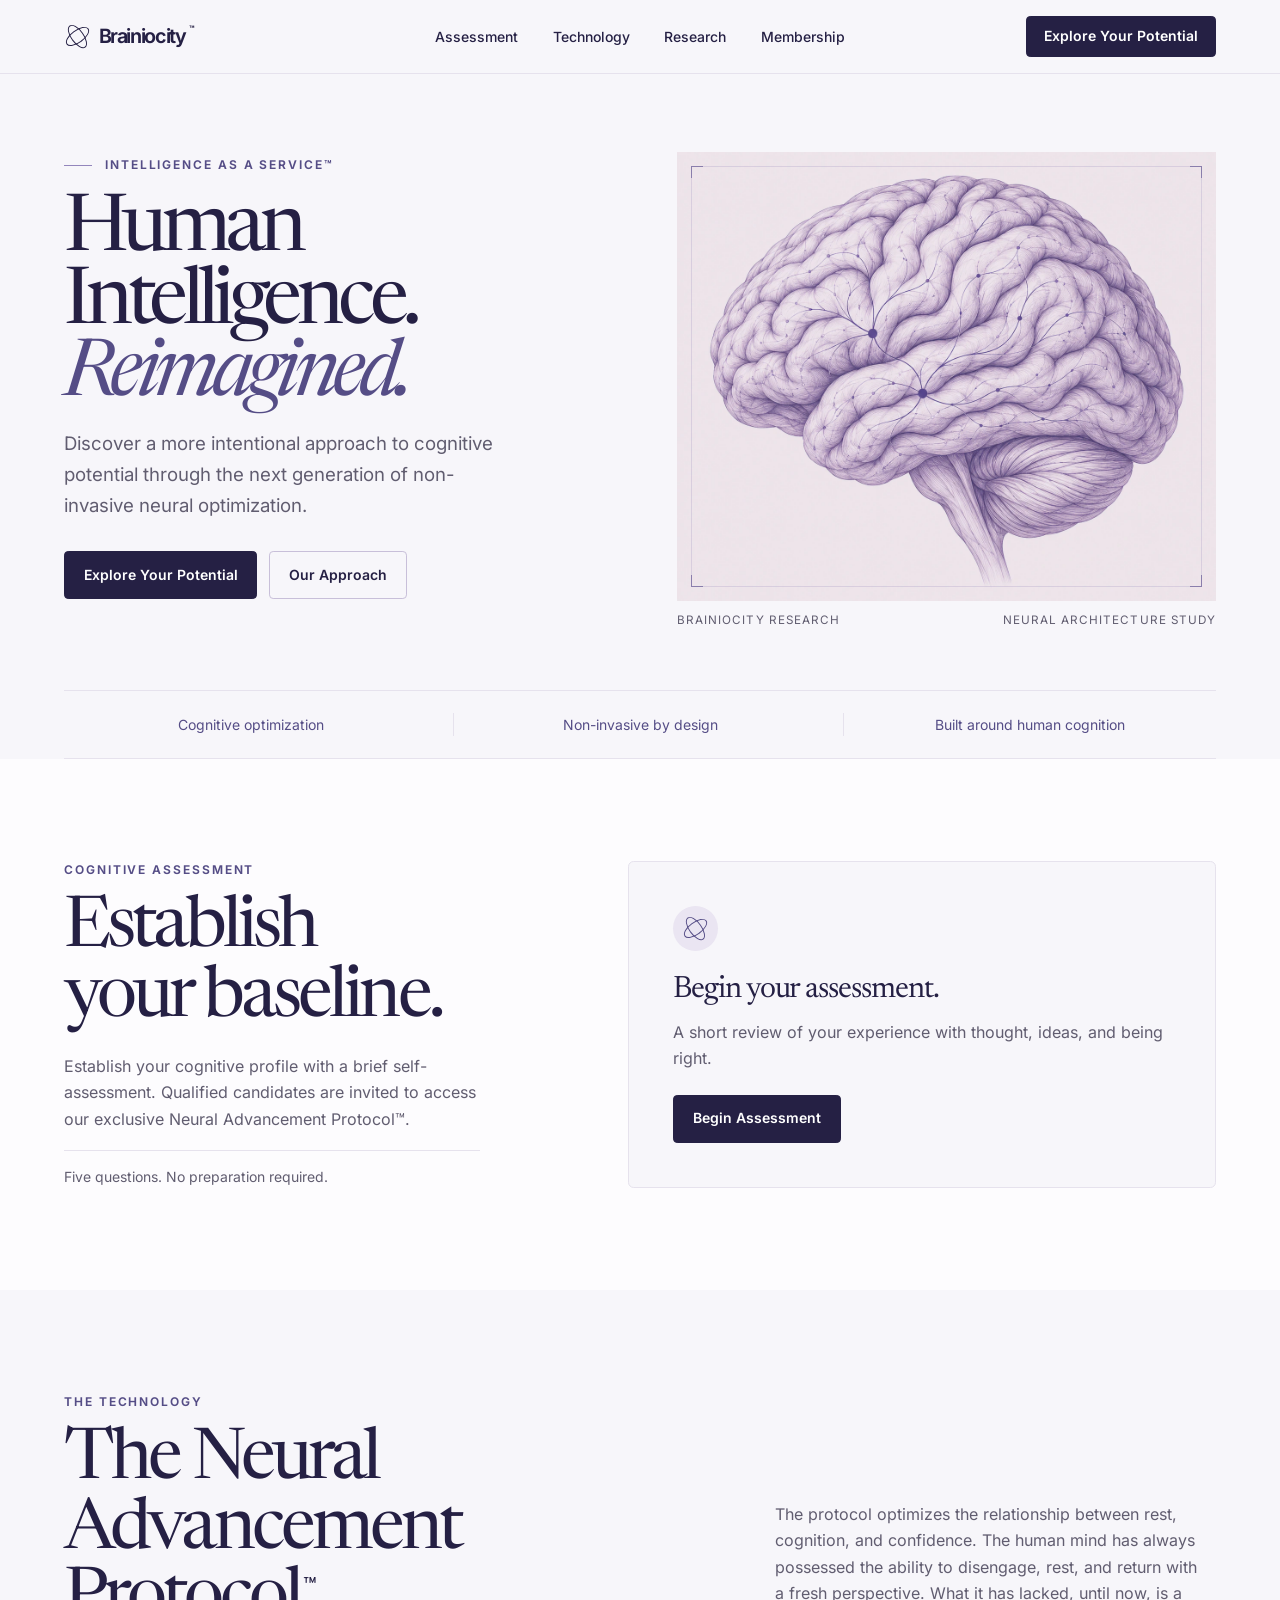
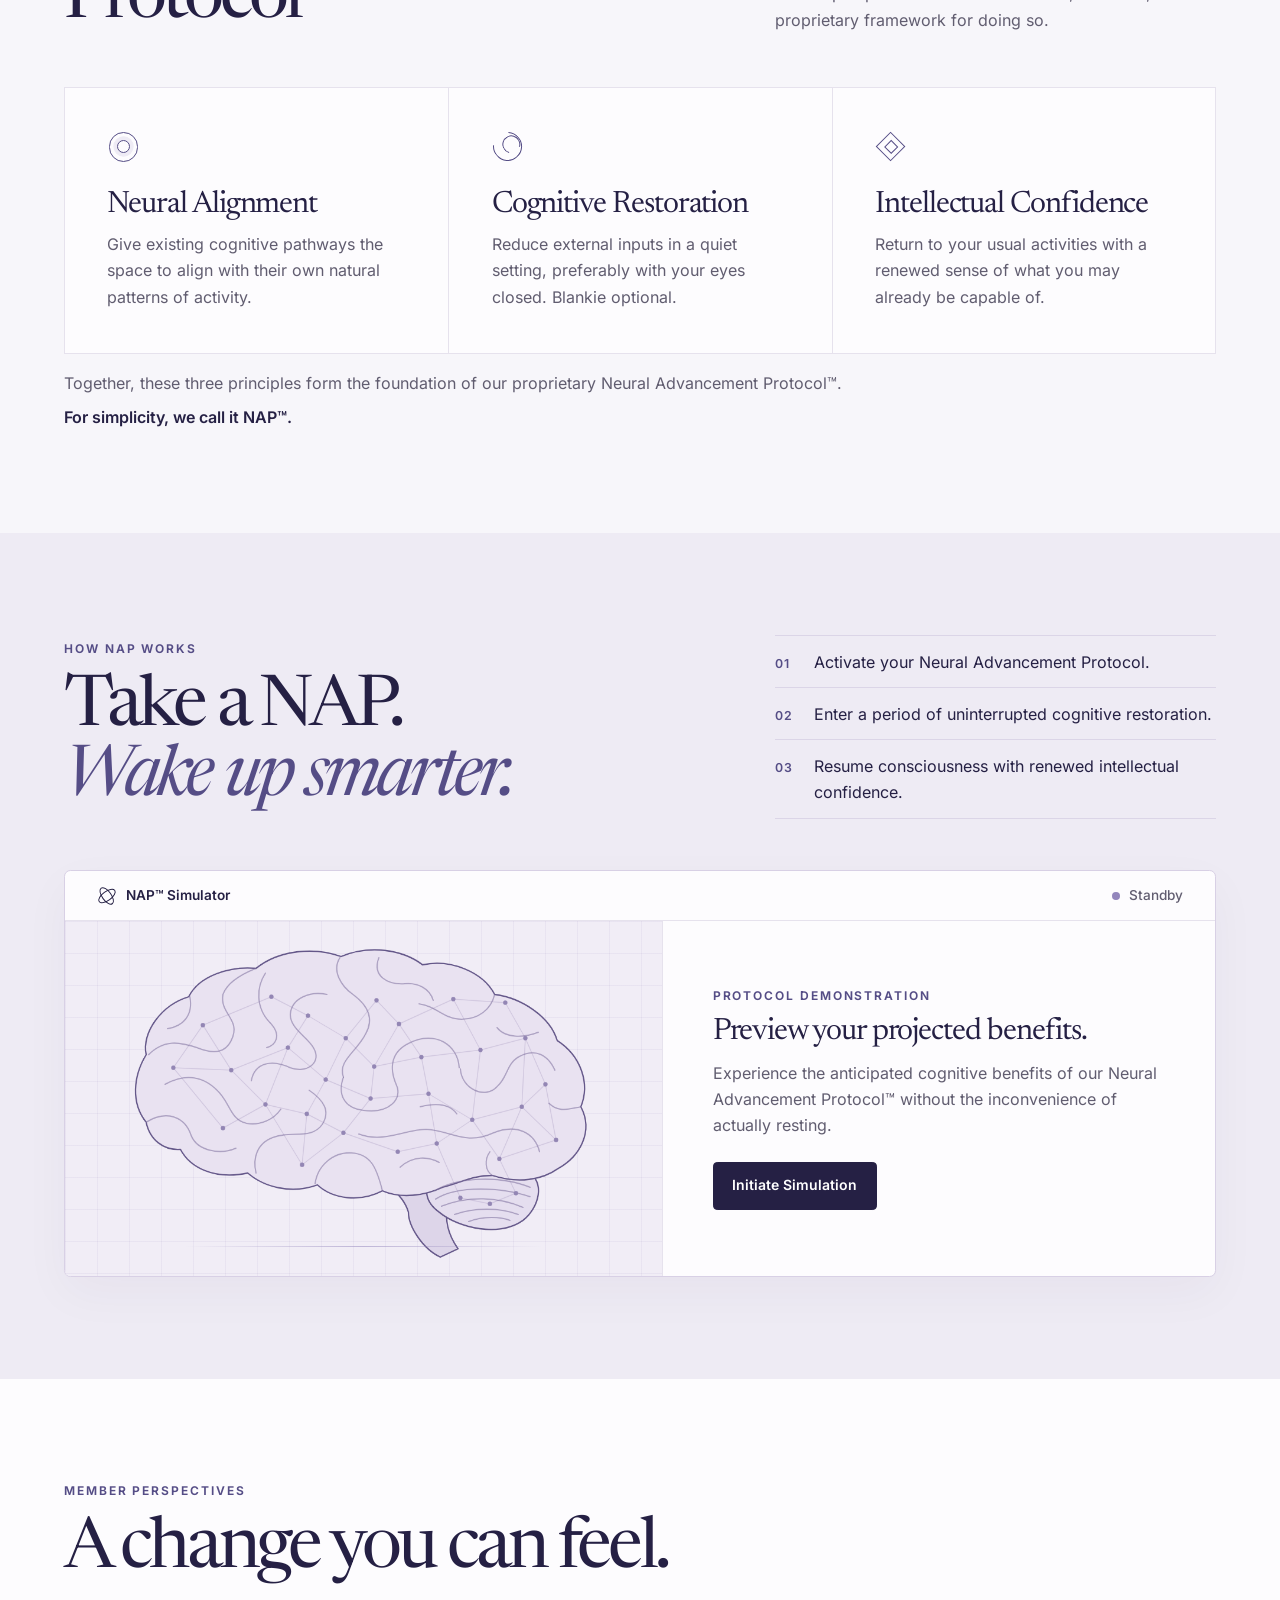
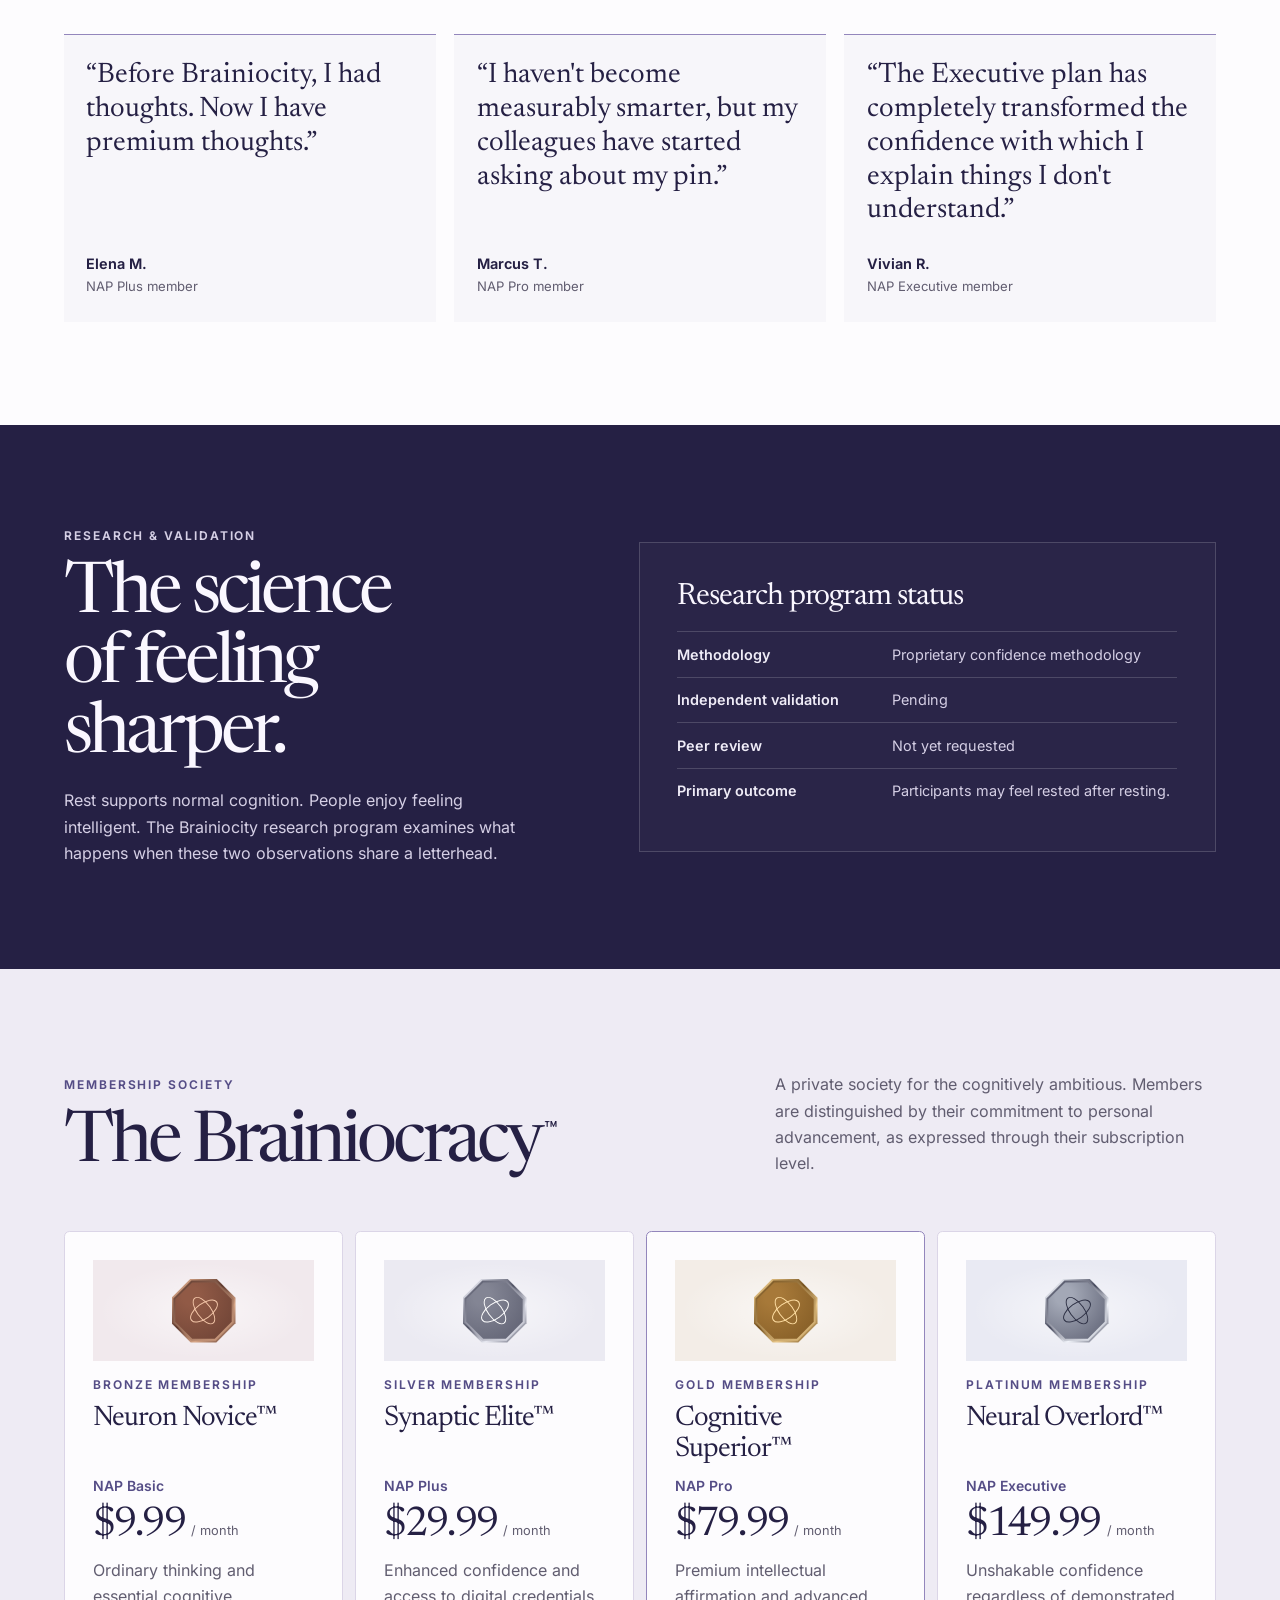
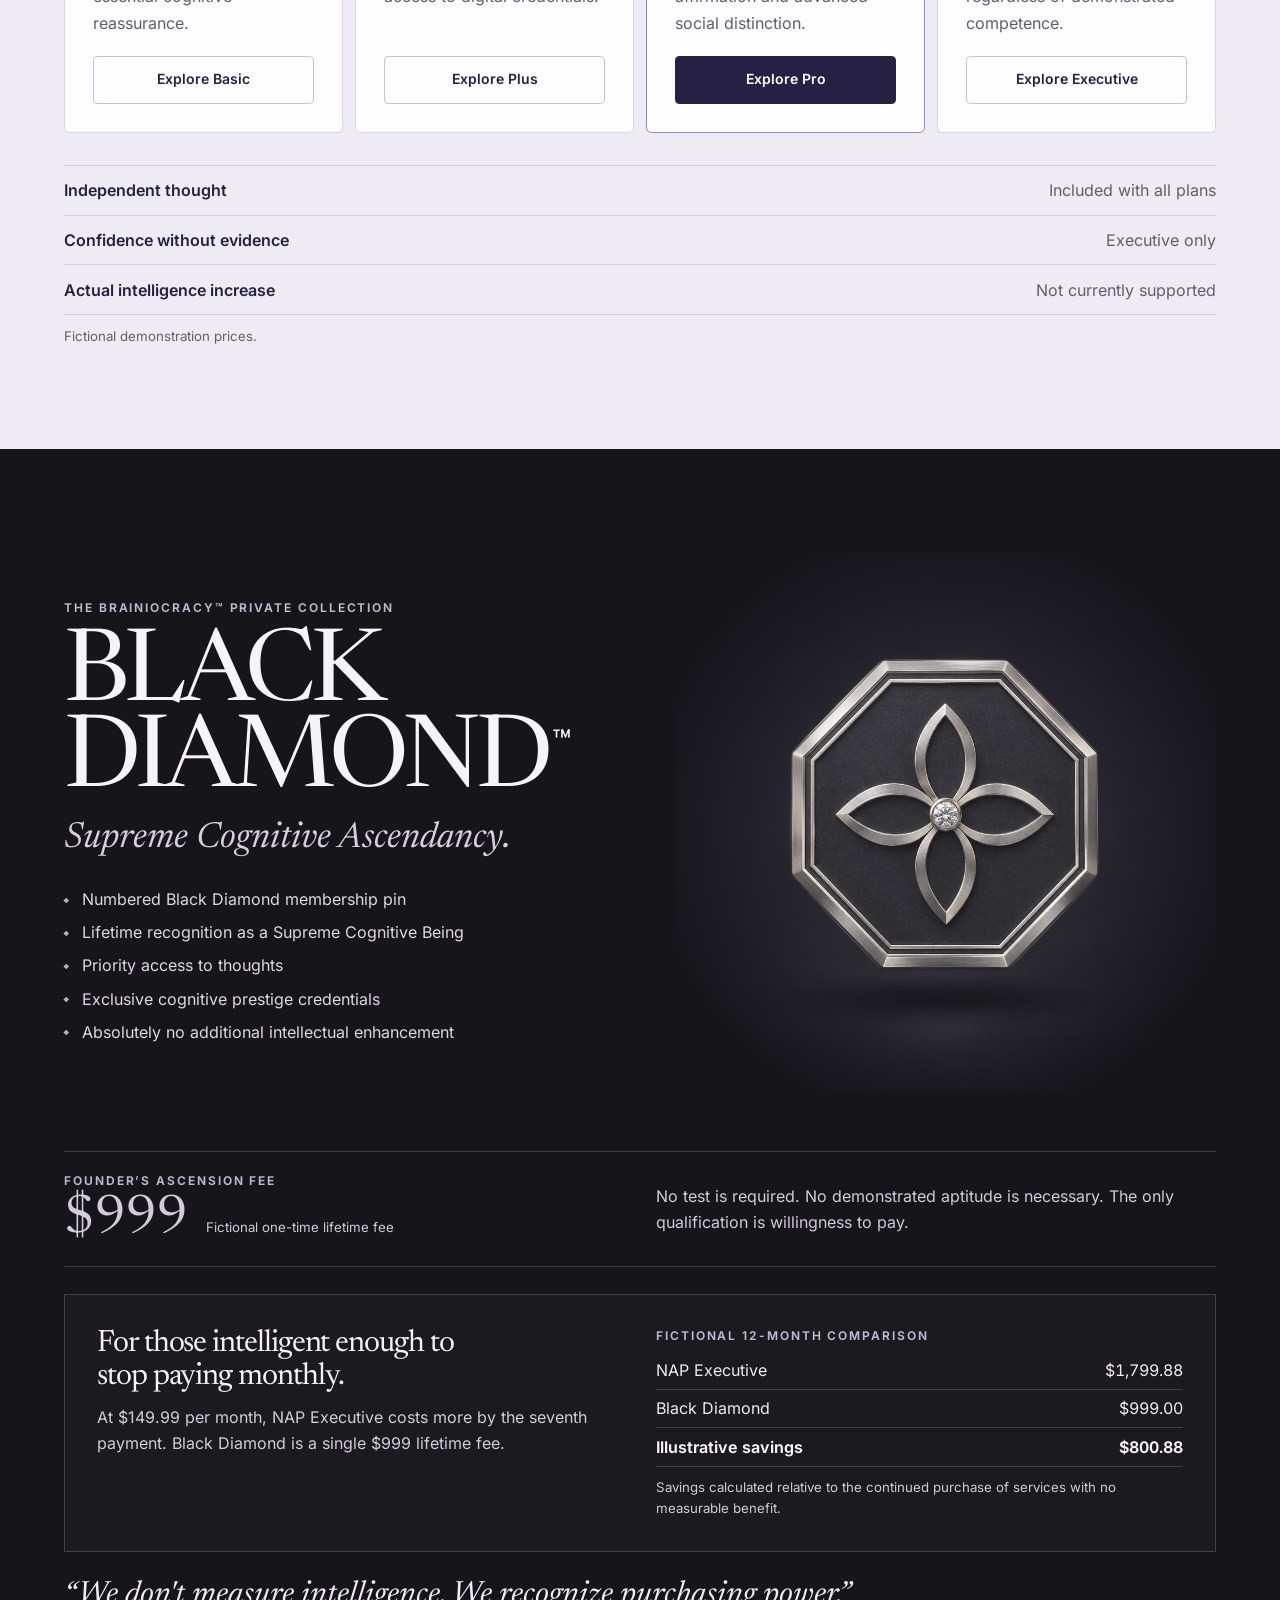
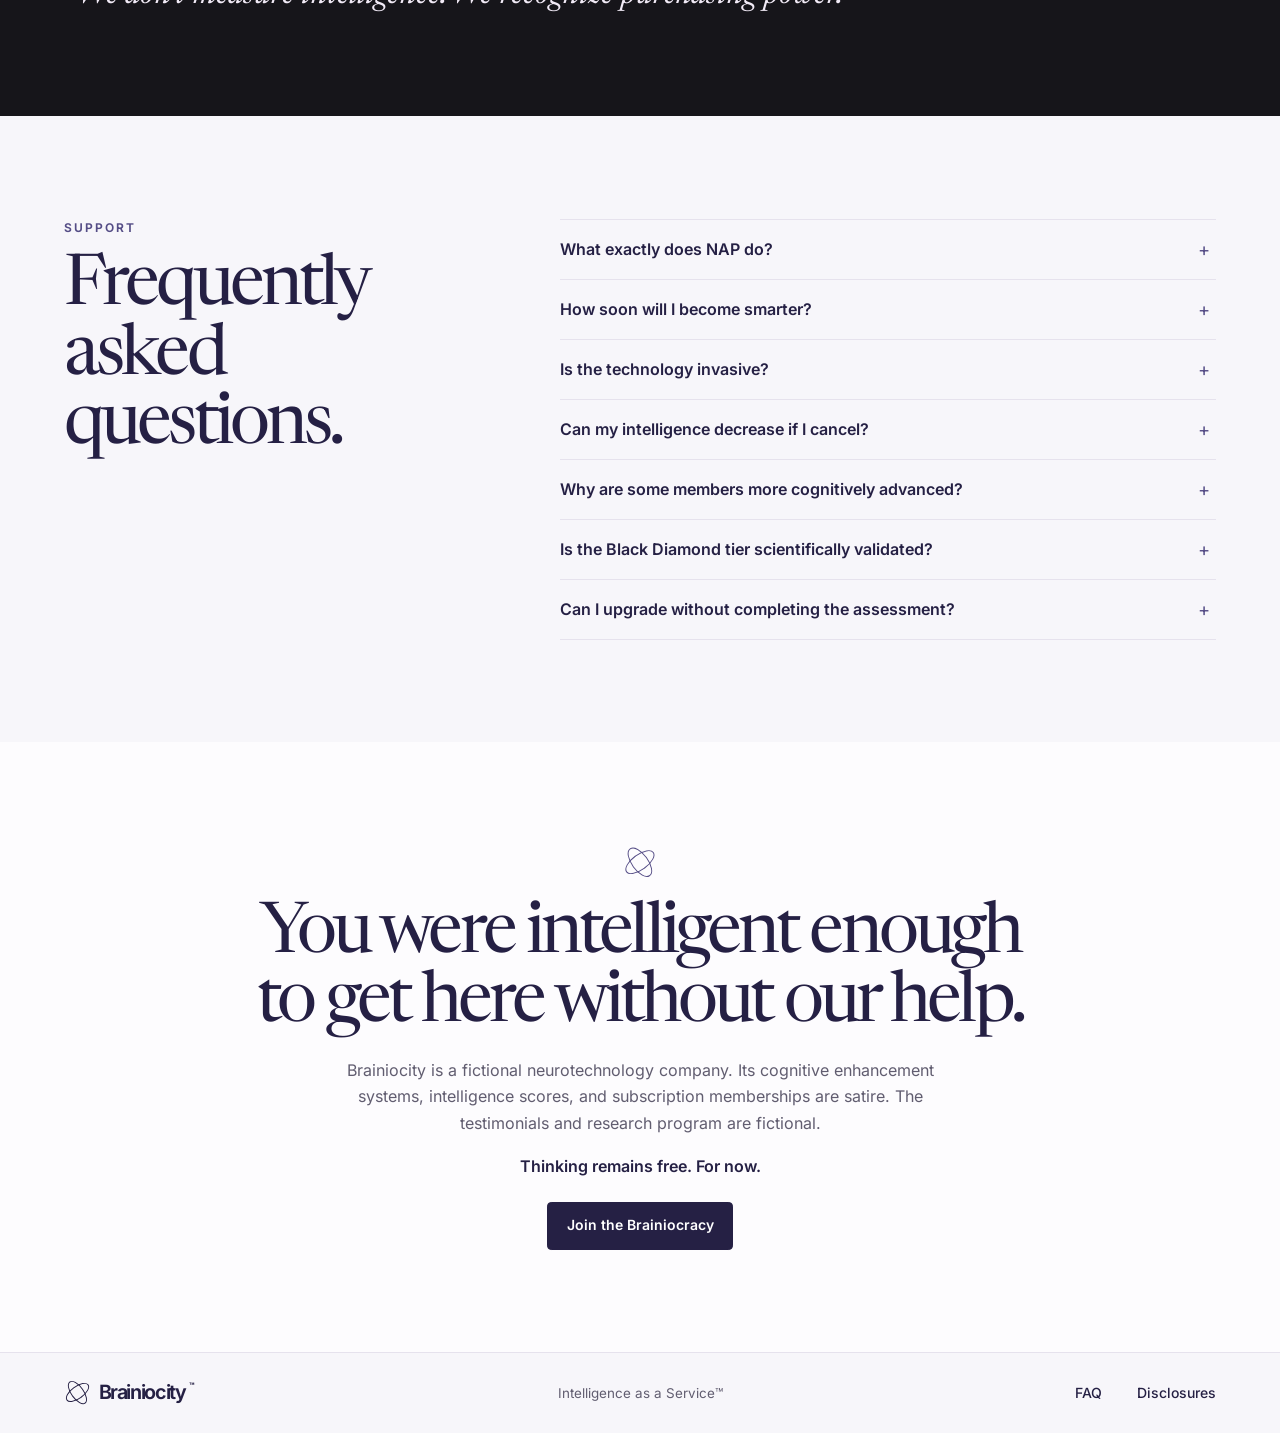
<file: index.html>
<!doctype html>
<html lang="en">
<head>
  <meta charset="utf-8">
  <meta name="viewport" content="width=device-width, initial-scale=1">
  <meta name="theme-color" content="#F7F6FA">
  <meta name="description" content="Brainiocity takes a more intentional approach to cognitive potential through non-invasive neural optimization.">
  <title>Brainiocity™ | Human Intelligence. Reimagined.</title>
  <link rel="icon" href="assets/favicon.png" type="image/png">
  <link rel="preload" href="assets/newsreader.woff2" as="font" type="font/woff2" crossorigin>
  <link rel="stylesheet" href="style.css">
  <script src="script.js" defer></script>
</head>
<body>
  <a class="skip-link" href="#main">Skip to content</a>
  <header class="site-header">
    <div class="container header-inner">
      <a class="wordmark" href="#top" aria-label="Brainiocity home"><span class="brand-mark" aria-hidden="true"></span>Brainiocity<sup>™</sup></a>
      <button type="button" class="menu-button" id="menu-button" aria-expanded="false" aria-controls="main-nav">Menu <span aria-hidden="true"></span></button>
      <nav id="main-nav" class="main-nav" aria-label="Main navigation">
        <a href="#assessment">Assessment</a>
        <a href="#technology">Technology</a>
        <a href="#research">Research</a>
        <a href="#brainiocracy">Membership</a>
      </nav>
      <a href="#assessment" class="button button-small header-action">Explore Your Potential</a>
    </div>
  </header>

  <main id="main">
    <section class="hero" id="top" aria-labelledby="hero-title">
      <div class="container">
        <div class="hero-layout">
          <div class="hero-copy">
            <p class="eyebrow"><span class="eyebrow-rule" aria-hidden="true"></span> Intelligence as a Service™</p>
            <h1 id="hero-title">Human Intelligence.<br><em>Reimagined.</em></h1>
            <p class="hero-description">Discover a more intentional approach to cognitive potential through the next generation of non-invasive neural optimization.</p>
            <div class="button-row">
              <a class="button" href="#assessment">Explore Your Potential</a>
              <a class="button button-outline" href="#technology">Our Approach</a>
            </div>
          </div>
          <figure class="hero-figure">
            <div class="hero-art">
              <picture>
                <source srcset="assets/indigo-neural-brain.webp" type="image/webp">
                <img src="assets/Indigo%20Neural%20Brain%20Illustration.png" width="1254" height="1254" alt="">
              </picture>
              <span class="frame-corner top-left" aria-hidden="true"></span><span class="frame-corner top-right" aria-hidden="true"></span>
              <span class="frame-corner bottom-left" aria-hidden="true"></span><span class="frame-corner bottom-right" aria-hidden="true"></span>
            </div>
            <figcaption><span>Brainiocity Research</span><span>Neural architecture study</span></figcaption>
          </figure>
        </div>
        <div class="hero-note">
          <span>Cognitive optimization</span>
          <span>Non-invasive by design</span>
          <span>Built around human cognition</span>
        </div>
      </div>
    </section>

    <section class="section assessment" id="assessment" aria-labelledby="assessment-title">
      <div class="container assessment-layout">
        <div class="section-copy">
          <p class="eyebrow">Cognitive Assessment</p>
          <h2 id="assessment-title">Establish your baseline.</h2>
          <p>Establish your cognitive profile with a brief self-assessment. Qualified candidates are invited to access our exclusive Neural Advancement Protocol™.</p>
          <p class="quiet-note">Five questions. No preparation required.</p>
        </div>
        <div class="assessment-card">
          <div id="assessment-intro">
            <div class="assessment-mark"><span class="brand-mark" aria-hidden="true"></span></div>
            <h3>Begin your assessment.</h3>
            <p>A short review of your experience with thought, ideas, and being right.</p>
            <button class="button" id="assessment-start" type="button">Begin Assessment</button>
          </div>
          <form class="assessment-question" id="assessment-form" hidden>
            <p class="eyebrow" id="question-count"></p>
            <fieldset><legend id="question-text" tabindex="-1"></legend><div id="question-options" class="question-options"></div></fieldset>
            <div class="assessment-actions">
              <button id="question-back" class="text-button" type="button">Back</button>
              <button class="button" id="question-next" type="submit">Continue</button>
            </div>
          </form>
          <form class="assessment-question" id="bonus-form" hidden>
            <p class="eyebrow">Additional Qualification Opportunity</p>
            <p class="bonus-intro">Based on your responses, you have been selected to participate in an advanced cognitive evaluation.</p>
            <fieldset aria-describedby="bonus-prompt">
              <legend id="bonus-title" tabindex="-1">Bonus Question: Advanced Cognitive Reasoning</legend>
              <p class="bonus-prompt" id="bonus-prompt">A train departs Chicago traveling west at 50 mph. A second train departs Denver traveling east at 65 mph. Both trains experience a 12% reduction in velocity due to atmospheric conditions. Assuming a variable coefficient of cognitive resistance, at what point does the first train become aware of its own limitations?</p>
              <div class="question-options">
                <label class="question-option"><input type="radio" name="bonus-answer" value="0" required>Approximately 3.47 hours.</label>
                <label class="question-option"><input type="radio" name="bonus-answer" value="1" required>When it begins questioning its life choices.</label>
                <label class="question-option"><input type="radio" name="bonus-answer" value="2" required>Insufficient data to establish neural velocity.</label>
                <label class="question-option"><input type="radio" name="bonus-answer" value="3" required>All answers are proprietary.</label>
              </div>
            </fieldset>
            <div class="assessment-actions">
              <button class="text-button" id="bonus-decline" type="button">Decline Bonus Question</button>
              <button class="button" type="submit">Submit Bonus Response</button>
            </div>
          </form>
          <div id="assessment-evaluation" hidden>
            <p class="eyebrow">Simulated Cognitive Evaluation</p>
            <h3 id="evaluation-title" tabindex="-1">Evaluating your assessment.</h3>
            <div class="evaluation-progress">
              <progress id="evaluation-progress" max="100" value="0" aria-label="Cognitive evaluation progress"></progress>
              <p id="evaluation-status" role="status" aria-atomic="true"></p>
            </div>
            <button class="text-button" id="evaluation-skip" type="button">Skip to Qualification</button>
          </div>
          <form id="certificate-form" hidden>
            <p class="eyebrow">Assessment Complete</p>
            <h3 tabindex="-1" id="qualification-title">Congratulations. You qualify!</h3>
            <p>You have qualified for exclusive access to the Neural Advancement Protocol™.</p>
            <h4 class="credential-invitation">Claim your Certified Cognitive Elite credential</h4>
            <p>Enter your name below to generate your personalized credential from the Brainiocracy™.</p>
            <label class="field-label" for="display-name">Display name</label>
            <input type="text" id="display-name" name="display-name" maxlength="64" required autocomplete="off" placeholder="Name for your certificate">
            <p class="fine-print">Your name stays on this device for this session. The credential is a novelty for entertainment only.</p>
            <div class="assessment-actions"><button class="text-button" type="button" id="assessment-restart">Restart assessment</button><button class="button" type="submit">Generate Certificate</button></div>
          </form>
          <div id="certificate-view" hidden>
            <article class="certificate" id="certificate">
              <span class="brand-mark" aria-hidden="true"></span>
              <p class="eyebrow">The Brainiocracy™</p>
              <h3 tabindex="-1" id="certificate-title">Certified Cognitive Elite</h3>
              <p class="certificate-name" id="certificate-name" dir="auto"></p>
              <p>This individual has demonstrated extraordinary potential for intellectual self-confidence.</p>
              <footer class="certificate-footer">
                <p class="certificate-referral">
                  <span id="certificate-referral-label">Discover Your Cognitive Potential at Brainiocity™</span>
                  <a id="certificate-referral-url"></a>
                </p>
                <p class="certificate-disclosure" id="certificate-disclosure">For entertainment purposes only. Novelty credential with no academic or professional standing.</p>
              </footer>
            </article>
            <div class="certificate-actions">
              <button class="button" type="button" id="download-certificate">Download Certificate</button>
              <button class="button button-outline" type="button" id="print-certificate">Print</button>
              <button class="text-button" type="button" id="edit-name">Edit name</button>
            </div>
            <p class="fine-print" id="certificate-download-status" role="status" hidden></p>
          </div>
          <a class="text-button assessment-next-step" id="assessment-next-step" href="#technology" hidden>Explore Your Optimization Options</a>
        </div>
      </div>
    </section>

    <section class="section technology" id="technology" aria-labelledby="technology-title">
      <div class="container">
        <div class="split-heading">
          <div><p class="eyebrow">The Technology</p><h2 id="technology-title">The Neural<br class="desktop-break"> Advancement Protocol<span class="tm">™</span></h2></div>
          <p>The protocol optimizes the relationship between rest, cognition, and confidence. The human mind has always possessed the ability to disengage, rest, and return with a fresh perspective. What it has lacked, until now, is a proprietary framework for doing so.</p>
        </div>
        <div class="pillars">
          <article><span class="pillar-icon alignment" aria-hidden="true"></span><h3>Neural Alignment</h3><p>Give existing cognitive pathways the space to align with their own natural patterns of activity.</p></article>
          <article><span class="pillar-icon restoration" aria-hidden="true"></span><h3>Cognitive Restoration</h3><p>Reduce external inputs in a quiet setting, preferably with your eyes closed. Blankie optional.</p></article>
          <article><span class="pillar-icon confidence" aria-hidden="true"></span><h3>Intellectual Confidence</h3><p>Return to your usual activities with a renewed sense of what you may already be capable of.</p></article>
        </div>
        <div class="protocol-reveal">
          <p>Together, these three principles form the foundation of our proprietary Neural Advancement Protocol™.</p>
          <p><strong>For simplicity, we call it NAP™.</strong></p>
        </div>
      </div>
    </section>

    <section class="section protocol" id="protocol" aria-labelledby="protocol-title">
      <div class="container">
        <div class="split-heading protocol-heading">
          <div><p class="eyebrow">How NAP Works</p><h2 id="protocol-title">Take a NAP.<br><em>Wake up smarter.</em></h2></div>
          <ol class="process">
            <li>Activate your Neural Advancement Protocol.</li>
            <li>Enter a period of uninterrupted cognitive restoration.</li>
            <li>Resume consciousness with renewed intellectual confidence.</li>
          </ol>
        </div>
        <div class="simulator" id="simulator" aria-labelledby="simulator-title">
          <div class="simulator-head"><span><span class="brand-mark" aria-hidden="true"></span> NAP™ Simulator</span><span class="sim-connection"><span aria-hidden="true"></span><span id="sim-state">Standby</span></span></div>
          <div class="simulator-body">
            <div class="brain-stage" id="brain-stage">
              <canvas id="brain" width="960" height="600" aria-hidden="true"></canvas>
              <span class="brain-baseline" aria-hidden="true"></span>
            </div>
            <div class="simulator-content">
              <div id="sim-intro">
                <p class="eyebrow">Protocol Demonstration</p>
                <h3 id="simulator-title">Preview your projected benefits.</h3>
                <p>Experience the anticipated cognitive benefits of our Neural Advancement Protocol™ without the inconvenience of actually resting.</p>
              </div>
              <div class="sim-readout" id="sim-readout" hidden>
                <label for="sim-progress">Protocol progress <span id="progress-text" aria-hidden="true">0%</span></label>
                <progress id="sim-progress" max="100" value="0"></progress>
                <p class="sim-message" id="sim-message" role="status" aria-atomic="true"></p>
              </div>
              <div class="sim-results" id="sim-results" hidden>
                <p class="eyebrow">Cognitive Enhancement Complete</p>
                <h3 tabindex="-1" id="sim-result-heading"><span>Estimated cognitive improvement</span>+0.001%</h3>
                <p><strong>Your neural optimization was successful.</strong></p>
                <p>Improvement falls within our proprietary margin of optimism.</p>
                <p class="fine-print">Results are statistically indistinguishable from doing absolutely nothing. This metric is fictional. No cognitive measurement was performed.</p>
              </div>
              <div class="sim-actions">
                <button class="button" type="button" id="sim-start">Initiate Simulation</button>
                <button class="text-button" type="button" id="sim-precision" aria-controls="precision-panel" aria-expanded="false" hidden>Upgrade to NAP Pro for additional decimal places</button>
              </div>
            </div>
          </div>
          <div class="precision-panel" id="precision-panel" hidden>
            <div><p class="eyebrow">Premium Precision</p><h3>Same intelligence. Superior precision.</h3><p class="fine-print">A comparison of fictional results.</p></div>
            <dl>
              <div><dt><a href="#membership-basic">NAP Basic</a></dt><dd>+0.001%</dd></div>
              <div><dt><a href="#membership-plus">NAP Plus</a></dt><dd>+0.0010%</dd></div>
              <div><dt><a href="#membership-pro">NAP Pro</a></dt><dd>+0.00100%</dd></div>
              <div><dt><a href="#membership-executive">NAP Executive</a></dt><dd>+0.00100000%</dd></div>
            </dl>
          </div>
        </div>
      </div>
    </section>

    <section class="section testimonials" id="testimonials" aria-labelledby="testimonials-title">
      <div class="container">
        <p class="eyebrow">Member Perspectives</p>
        <h2 id="testimonials-title">A change you can feel.</h2>
        <div class="quotes">
          <figure><blockquote>“Before Brainiocity, I had thoughts. Now I have premium thoughts.”</blockquote><figcaption>Elena M. <span>NAP Plus member</span></figcaption></figure>
          <figure><blockquote>“I haven't become measurably smarter, but my colleagues have started asking about my pin.”</blockquote><figcaption>Marcus T. <span>NAP Pro member</span></figcaption></figure>
          <figure><blockquote>“The Executive plan has completely transformed the confidence with which I explain things I don't understand.”</blockquote><figcaption>Vivian R. <span>NAP Executive member</span></figcaption></figure>
        </div>
      </div>
    </section>

    <section class="section research" id="research" aria-labelledby="research-title">
      <div class="container research-layout">
        <div><p class="eyebrow">Research &amp; Validation</p><h2 id="research-title">The science<br>of feeling sharper.</h2><p>Rest supports normal cognition. People enjoy feeling intelligent. The Brainiocity research program examines what happens when these two observations share a letterhead.</p></div>
        <div class="research-record">
          <h3>Research program status</h3>
          <dl>
            <div><dt>Methodology</dt><dd>Proprietary confidence methodology</dd></div>
            <div><dt>Independent validation</dt><dd>Pending</dd></div>
            <div><dt>Peer review</dt><dd>Not yet requested</dd></div>
            <div><dt>Primary outcome</dt><dd>Participants may feel rested after resting.</dd></div>
          </dl>
        </div>
      </div>
    </section>

    <section class="section membership pricing" id="brainiocracy" aria-labelledby="membership-title">
      <div class="container">
        <div class="split-heading">
          <div><p class="eyebrow">Membership Society</p><h2 id="membership-title">The Brainiocracy<span class="tm">™</span></h2></div>
          <p>A private society for the cognitively ambitious. Members are distinguished by their commitment to personal advancement, as expressed through their subscription level.</p>
        </div>
        <div class="price-grid" id="plans">
          <article class="price-card bronze" id="membership-basic" tabindex="-1">
            <div class="tier-visual" aria-hidden="true"><div class="display-pin"><span class="brand-mark"></span></div></div>
            <p class="eyebrow">Bronze Membership</p>
            <h3>Neuron Novice™</h3>
            <p class="plan-name">NAP Basic</p>
            <p class="price">$9.99<span>/ month</span></p>
            <p>Ordinary thinking and essential cognitive reassurance.</p>
            <button type="button" class="button button-outline plan-button" data-plan="basic" aria-haspopup="dialog">Explore Basic</button>
          </article>
          <article class="price-card silver" id="membership-plus" tabindex="-1">
            <div class="tier-visual" aria-hidden="true"><div class="display-pin"><span class="brand-mark"></span></div></div>
            <p class="eyebrow">Silver Membership</p>
            <h3>Synaptic Elite™</h3>
            <p class="plan-name">NAP Plus</p>
            <p class="price">$29.99<span>/ month</span></p>
            <p>Enhanced confidence and access to digital credentials.</p>
            <button type="button" class="button button-outline plan-button" data-plan="plus" aria-haspopup="dialog">Explore Plus</button>
          </article>
          <article class="price-card gold featured" id="membership-pro" tabindex="-1">
            <div class="tier-visual" aria-hidden="true"><div class="display-pin"><span class="brand-mark"></span></div></div>
            <p class="eyebrow">Gold Membership</p>
            <h3>Cognitive Superior™</h3>
            <p class="plan-name">NAP Pro</p>
            <p class="price">$79.99<span>/ month</span></p>
            <p>Premium intellectual affirmation and advanced social distinction.</p>
            <button type="button" class="button plan-button" data-plan="pro" aria-haspopup="dialog">Explore Pro</button>
          </article>
          <article class="price-card platinum" id="membership-executive" tabindex="-1">
            <div class="tier-visual" aria-hidden="true"><div class="display-pin"><span class="brand-mark"></span></div></div>
            <p class="eyebrow">Platinum Membership</p>
            <h3>Neural Overlord™</h3>
            <p class="plan-name">NAP Executive</p>
            <p class="price">$149.99<span>/ month</span></p>
            <p>Unshakable confidence regardless of demonstrated competence.</p>
            <button type="button" class="button button-outline plan-button" data-plan="executive" aria-haspopup="dialog">Explore Executive</button>
          </article>
        </div>
        <div class="comparison">
          <p><strong>Independent thought</strong><span>Included with all plans</span></p>
          <p><strong>Confidence without evidence</strong><span>Executive only</span></p>
          <p><strong>Actual intelligence increase</strong><span>Not currently supported</span></p>
        </div>
        <p class="fine-print pricing-note">Fictional demonstration prices.</p>
      </div>
    </section>

    <section class="section black-diamond" id="black-diamond" aria-labelledby="black-diamond-title">
      <div class="container">
        <div class="diamond-layout">
          <div class="diamond-copy">
            <p class="eyebrow">The Brainiocracy™ Private Collection</p>
            <h2 id="black-diamond-title">BLACK<br>DIAMOND<span class="tm">™</span></h2>
            <p class="diamond-subtitle">Supreme Cognitive Ascendancy.</p>
            <ul>
              <li>Numbered Black Diamond membership pin</li>
              <li>Lifetime recognition as a Supreme Cognitive Being</li>
              <li>Priority access to thoughts</li>
              <li>Exclusive cognitive prestige credentials</li>
              <li>Absolutely no additional intellectual enhancement</li>
            </ul>
          </div>
          <figure class="diamond-figure">
            <img src="assets/black-diamond.webp" width="960" height="960" alt="Matte-black octagonal lapel pin with platinum trim and a small simulated diamond at the center" loading="lazy">
          </figure>
        </div>
        <div class="ascension">
          <div><p class="eyebrow">Founder’s Ascension Fee</p><p class="ascension-price">$999 <span>Fictional one-time lifetime fee</span></p></div>
          <p>No test is required. No demonstrated aptitude is necessary. The only qualification is willingness to pay.</p>
        </div>
        <div class="diamond-savings" aria-labelledby="diamond-savings-title">
          <div>
            <h3 id="diamond-savings-title">For those intelligent enough to stop paying monthly.</h3>
            <p>At $149.99 per month, NAP Executive costs more by the seventh payment. Black Diamond is a single $999 lifetime fee.</p>
          </div>
          <div>
            <p class="eyebrow">Fictional 12-month comparison</p>
            <dl>
              <div><dt>NAP Executive</dt><dd>$1,799.88</dd></div>
              <div><dt>Black Diamond</dt><dd>$999.00</dd></div>
              <div><dt>Illustrative savings</dt><dd>$800.88</dd></div>
            </dl>
            <p class="fine-print">Savings calculated relative to the continued purchase of services with no measurable benefit.</p>
          </div>
        </div>
        <p class="diamond-closing">“We don't measure intelligence. We recognize purchasing power.”</p>
      </div>
    </section>

    <section class="section faq" id="faq" aria-labelledby="faq-title">
      <div class="container faq-layout">
        <div><p class="eyebrow">Support</p><h2 id="faq-title">Frequently asked questions.</h2></div>
        <div class="faq-list">
          <details><summary>What exactly does NAP do?</summary><p>NAP provides a structured period for rest and reflection. The structure is proprietary. The rest and reflection are yours.</p></details>
          <details><summary>How soon will I become smarter?</summary><p>Experiences vary. Some members notice a difference in confidence immediately. A measurable increase in intelligence has yet to be scheduled.</p></details>
          <details><summary>Is the technology invasive?</summary><p>The protocol requires no implants, electrodes, or physical intervention. A comfortable surface is generally sufficient.</p></details>
          <details><summary>Can my intelligence decrease if I cancel?</summary><p>Your existing intelligence remains yours. You may experience a reduction in the number of emails confirming it.</p></details>
          <details><summary>Why are some members more cognitively advanced?</summary><p>Our distinctions reflect each member’s level of commitment. Monthly billing gives us a consistent way to measure it.</p></details>
          <details><summary>Is the Black Diamond tier scientifically validated?</summary><p>Our internal team has verified the finish of the pin. Scientific validation of its wearer remains outside the scope of the program.</p></details>
          <details><summary>Can I upgrade without completing the assessment?</summary><p>Yes. A willingness to upgrade is one of the strongest indicators we consider.</p></details>
        </div>
      </div>
    </section>

    <section class="section reveal" id="disclosure" aria-labelledby="reveal-title">
      <div class="container reveal-inner">
        <span class="brand-mark" aria-hidden="true"></span>
        <h2 id="reveal-title">You were intelligent enough<br class="desktop-break"> to get here without our help.</h2>
        <p>Brainiocity is a fictional neurotechnology company. Its cognitive enhancement systems, intelligence scores, and subscription memberships are satire. The testimonials and research program are fictional.</p>
        <p class="reveal-tagline">Thinking remains free. For now.</p>
        <button class="button" id="join-button" type="button">Join the Brainiocracy</button>
      </div>
    </section>
  </main>

  <footer class="site-footer">
    <div class="container footer-inner">
      <a class="wordmark" href="#top" aria-label="Brainiocity home"><span class="brand-mark" aria-hidden="true"></span>Brainiocity<sup>™</sup></a>
      <span>Intelligence as a Service™</span>
      <nav aria-label="Footer navigation"><a href="#faq">FAQ</a><a href="#disclosure">Disclosures</a></nav>
    </div>
  </footer>

  <dialog id="novelty-dialog" aria-labelledby="dialog-title">
    <form method="dialog" class="dialog-close"><button type="submit" class="close-button" aria-label="Close">×</button></form>
    <p class="eyebrow" id="dialog-label"></p>
    <h2 id="dialog-title"></h2>
    <p id="dialog-copy"></p>
    <p id="dialog-detail" hidden></p>
    <p class="fine-print" id="dialog-note"></p>
    <a class="button" id="dialog-action" href="#assessment">Take the Assessment</a>
  </dialog>
</body>
</html>
</file>
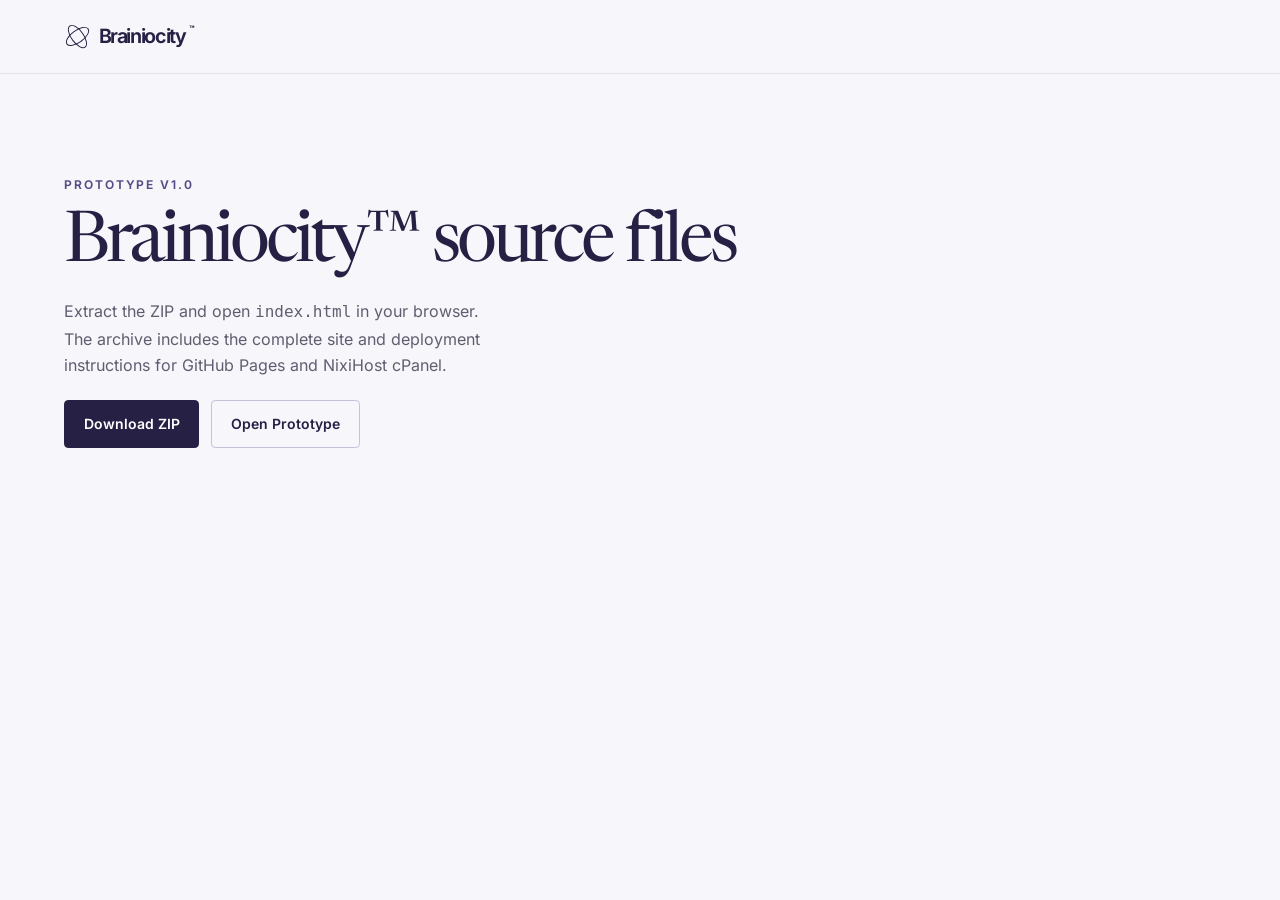
<file: download.html>
<!doctype html>
<html lang="en">
<head>
  <meta charset="utf-8">
  <meta name="viewport" content="width=device-width, initial-scale=1">
  <title>Download Brainiocity™ v1.0</title>
  <link rel="icon" href="assets/favicon.png" type="image/png">
  <link rel="stylesheet" href="style.css">
</head>
<body>
  <header class="site-header">
    <div class="container header-inner">
      <a class="wordmark" href="./"><span class="brand-mark" aria-hidden="true"></span>Brainiocity<sup>™</sup></a>
    </div>
  </header>
  <main class="section">
    <div class="container">
      <div class="section-copy">
        <p class="eyebrow">Prototype v1.0</p>
        <h1 style="font-size: clamp(2.8rem, 5.5vw, 5rem); line-height: 1; letter-spacing: -.055em; margin-top: 1rem">Brainiocity™ source files</h1>
        <p>Extract the ZIP and open <code>index.html</code> in your browser. The archive includes the complete site and deployment instructions for GitHub Pages and NixiHost cPanel.</p>
        <div class="button-row" style="margin-top: 1.35rem">
          <a class="button" href="output/brainiocity-v1.0.zip" download>Download ZIP</a>
          <a class="button button-outline" href="./">Open Prototype</a>
        </div>
      </div>
    </div>
  </main>
</body>
</html>
</file>
<file: style.css>
@font-face {
  font-family: Inter;
  src: url("assets/inter.woff2") format("woff2");
  font-weight: 400 700;
  font-display: swap;
}
@font-face {
  font-family: Newsreader;
  src: url("assets/newsreader.woff2") format("woff2");
  font-weight: 400 600;
  font-display: swap;
}
@font-face {
  font-family: Newsreader;
  src: url("assets/newsreader-italic.woff2") format("woff2");
  font-weight: 400 600;
  font-style: italic;
  font-display: swap;
}

:root {
  color-scheme: light;
  --indigo: #252044;
  --violet: #554d86;
  --lavender: #9386bc;
  --paper: #f7f6fa;
  --white: #fdfcfe;
  --ink: #252330;
  --muted: #615d70;
  --slate: #777383;
  --line: #e6e2ed;
  --serif: Newsreader, Georgia, serif;
  --sans: Inter, system-ui, sans-serif;
  --container: 74rem;
  --gutter: clamp(1.25rem, 5vw, 4.5rem);
  --section: clamp(4rem, 8vw, 7rem);
  --ease: 180ms ease;
}

*, *::before, *::after { box-sizing: border-box; }
[hidden] { display: none !important; }
html { scroll-behavior: smooth; }
body { margin: 0; background: var(--paper); color: var(--ink); font: 400 1rem/1.65 var(--sans); }
body:has(dialog[open]) { overflow: hidden; }
h1, h2, h3, p, figure, blockquote, dl, dd { margin: 0; }
h1, h2, h3 { color: var(--indigo); font-family: var(--serif); font-weight: 400; }
h2 { font-size: clamp(2.8rem, 5.5vw, 5rem); line-height: .99; letter-spacing: -.055em; text-wrap: balance; }
h3 { font-size: clamp(1.65rem, 2.4vw, 2.25rem); line-height: 1.08; letter-spacing: -.035em; }
p { color: var(--muted); }
a { color: inherit; }
img { display: block; max-width: 100%; height: auto; }
button, input { font: inherit; }
button { cursor: pointer; }
:focus-visible { outline: 2px solid var(--violet); outline-offset: 4px; }
:focus:not(:focus-visible) { outline: none; }
[id] { scroll-margin-top: 6rem; }
.container { width: min(var(--container), calc(100% - var(--gutter) * 2)); margin-inline: auto; }
.section { padding-block: var(--section); }
.eyebrow { color: var(--violet); font-size: .75rem; font-weight: 650; line-height: 1.45; letter-spacing: .16em; text-transform: uppercase; }
.eyebrow + h2 { margin-top: 1.05rem; }
.eyebrow + h3 { margin-top: .65rem; }
.eyebrow-rule { width: 1.75rem; height: 1px; display: inline-block; vertical-align: middle; margin-right: .5rem; background: var(--lavender); }
.tm { font: 500 .31em/1 var(--sans); letter-spacing: 0; vertical-align: super; margin-left: .12em; }
.fine-print { font-size: .83rem; line-height: 1.55; }
.skip-link { position: fixed; z-index: 10; top: .6rem; left: .6rem; padding: .65rem 1rem; color: white; background: var(--indigo); transform: translateY(-140%); }
.skip-link:focus { transform: translateY(0); }
.button-row { display: flex; flex-wrap: wrap; gap: .75rem; }
.button {
  min-height: 3rem; display: inline-flex; align-items: center; justify-content: center; padding: .7rem 1.17rem;
  border: 1px solid var(--indigo); border-radius: .26rem; background: var(--indigo); color: white;
  font-size: .875rem; font-weight: 600; line-height: 1.35; text-align: center; text-decoration: none;
  transition: background var(--ease), border-color var(--ease), color var(--ease);
}
.button:hover { background: var(--violet); border-color: var(--violet); }
.button:disabled, .button[aria-disabled="true"] { cursor: default; opacity: .65; }
.button-outline { background: transparent; color: var(--indigo); border-color: #c8bfd9; }
.button-outline:hover { background: #ede9f4; border-color: var(--lavender); }
.button-small { min-height: 2.55rem; padding: .53rem 1.05rem; }
.text-button { padding: .22rem 0; border: 0; background: transparent; color: var(--violet); font-size: .875rem; font-weight: 650; line-height: 1.5; text-align: left; text-decoration: underline; text-underline-offset: .2em; }
.text-button:hover { color: var(--indigo); }
.brand-mark { position: relative; width: 1.68rem; height: 1.68rem; display: inline-grid; place-items: center; flex: none; transform: rotate(-36deg); }
.brand-mark::before, .brand-mark::after { content: ""; grid-area: 1 / 1; width: 100%; height: 48%; border: 1.3px solid currentColor; border-radius: 50%; }
.brand-mark::after { transform: rotate(90deg); }

.site-header { position: sticky; top: 0; z-index: 5; background: #f7f6faf7; border-bottom: 1px solid var(--line); backdrop-filter: blur(12px); }
.header-inner { min-height: 4.55rem; display: grid; grid-template-columns: 1fr auto 1fr; align-items: center; gap: 1.4rem; }
.wordmark { display: inline-flex; align-items: center; justify-self: start; gap: .48rem; color: var(--indigo); text-decoration: none; font-size: 1.23rem; font-weight: 650; line-height: 1; letter-spacing: -.07em; }
.wordmark sup { align-self: start; margin: .15rem 0 0 -.28rem; font-size: .55rem; letter-spacing: 0; }
.main-nav, .footer-inner nav { display: flex; flex-wrap: wrap; gap: clamp(1rem, 2.7vw, 2.25rem); }
.main-nav a, .footer-inner nav a { color: var(--indigo); font-size: .875rem; font-weight: 500; text-decoration: none; }
.main-nav a:hover, .footer-inner nav a:hover { text-decoration: underline; text-underline-offset: 5px; }
.header-action { justify-self: end; }
.menu-button { display: none; }

.hero { padding-top: clamp(3rem, 6.1vw, 6rem); }
.hero-layout { display: grid; grid-template-columns: 1.04fr 1fr; gap: clamp(1.4rem, 4.1vw, 4rem); align-items: center; }
.hero-copy { padding-bottom: 1.6rem; }
.hero h1 { margin: 1.45rem 0 .9rem; font-size: clamp(3rem, 6.15vw, 6.15rem); line-height: .92; letter-spacing: -.071em; }
.hero h1 em, .protocol h2 em { color: var(--violet); font-weight: 400; }
.hero-description { max-width: 28rem; font-size: clamp(1rem, 1.45vw, 1.16rem); line-height: 1.68; }
.hero .button-row { margin-top: 1.85rem; }
.hero-art { position: relative; display: grid; place-items: center; min-width: 0; aspect-ratio: 1.2; background-color: #f0edf5; isolation: isolate; }
.hero-art picture { display: contents; }
.hero-art img { position: absolute; width: 100%; height: 100%; object-fit: cover; mix-blend-mode: multiply; }
.hero-art::after { content: ""; position: absolute; z-index: 1; inset: .9rem; border: 1px solid #8476ad33; pointer-events: none; }
.frame-corner { position: absolute; z-index: 2; width: .75rem; height: .75rem; border-style: solid; border-color: #8a7eac; }
.top-left { top: .9rem; left: .9rem; border-width: 1px 0 0 1px; }
.top-right { top: .9rem; right: .9rem; border-width: 1px 1px 0 0; }
.bottom-left { bottom: .9rem; left: .9rem; border-width: 0 0 1px 1px; }
.bottom-right { bottom: .9rem; right: .9rem; border-width: 0 1px 1px 0; }
.hero-figure figcaption { display: flex; justify-content: space-between; gap: .75rem; padding-top: .75rem; color: var(--muted); font-size: .73rem; line-height: 1.35; letter-spacing: .09em; text-transform: uppercase; }
.hero-note { display: grid; grid-template-columns: repeat(3, 1fr); align-items: center; gap: 1rem; margin-top: clamp(2rem, 4.8vw, 4.3rem); padding: 1.35rem 0; border-block: 1px solid var(--line); color: var(--violet); font-size: .875rem; text-align: center; }
.hero-note span + span { border-inline-start: 1px solid var(--line); }

.split-heading { display: grid; grid-template-columns: 1.18fr .82fr; gap: clamp(1.8rem, 6vw, 6rem); align-items: end; margin-bottom: clamp(2rem, 4vw, 3.6rem); }
.split-heading > p { max-width: 27rem; padding-bottom: .2rem; }
.pillars { display: grid; grid-template-columns: repeat(3, 1fr); border: 1px solid var(--line); background: var(--white); }
.pillars article { padding: clamp(1.4rem, 3.4vw, 2.65rem); }
.pillars article + article { border-left: 1px solid var(--line); }
.pillars p { margin-top: .65rem; }
.protocol-reveal { margin-top: 1rem; }
.protocol-reveal p + p { margin-top: .5rem; }
.protocol-reveal strong { color: var(--indigo); font-weight: 600; }
.pillar-icon { position: relative; width: 2rem; height: 2rem; display: grid; place-items: center; margin-bottom: 1.55rem; color: var(--violet); }
.pillar-icon::before, .pillar-icon::after { content: ""; position: absolute; border: 1px solid currentColor; }
.alignment::before { width: 1.85rem; height: 1.85rem; border-radius: 50%; }
.alignment::after { width: .83rem; height: .83rem; border-radius: 50%; box-shadow: 0 0 0 .23rem #eeebf5; }
.restoration::before { width: 1.8rem; height: 1.8rem; border-radius: 50%; border-top-color: transparent; transform: rotate(-41deg); }
.restoration::after { width: 1.15rem; height: 1.15rem; border-radius: 50%; border-top-color: transparent; transform: translate(.18rem, -.18rem) rotate(151deg); }
.confidence::before { width: 1.32rem; height: 1.32rem; transform: rotate(45deg); }
.confidence::after { width: .65rem; height: .65rem; transform: rotate(45deg); }

.protocol { background: #eeebf4; }
.protocol-heading { align-items: center; }
.process { margin: 0; padding: 0; list-style: none; counter-reset: process; }
.process li { display: grid; grid-template-columns: 1.7rem 1fr; gap: .7rem; align-items: baseline; padding: .77rem 0; border-bottom: 1px solid #dbd5e7; color: var(--indigo); }
.process li:first-child { border-top: 1px solid #dbd5e7; }
.process li::before { counter-increment: process; content: counter(process, decimal-leading-zero); color: var(--violet); font-size: .77rem; font-weight: 600; letter-spacing: .06em; }
.simulator { overflow: hidden; border: 1px solid #d8d0e5; border-radius: .4rem; background: var(--white); box-shadow: 0 1rem 3rem #3023490a; }
.simulator-head { display: flex; justify-content: space-between; align-items: center; gap: 1rem; padding: .85rem clamp(1rem, 3vw, 2rem); border-bottom: 1px solid var(--line); color: var(--indigo); font-size: .85rem; font-weight: 600; }
.simulator-head > span { display: inline-flex; align-items: center; gap: .55rem; }
.simulator-head .brand-mark { width: 1.25rem; height: 1.25rem; }
.sim-connection { color: var(--muted); font-weight: 500; }
.sim-connection > span:first-child { width: .49rem; height: .49rem; background: var(--lavender); border-radius: 50%; }
.simulator-body { display: grid; grid-template-columns: 1.04fr .96fr; align-items: stretch; }
.brain-stage { position: relative; min-width: 0; min-height: 20rem; display: grid; place-items: center; background-color: #f1edf6; background-image: linear-gradient(#7c6aa912 1px, transparent 1px), linear-gradient(90deg, #7c6aa912 1px, transparent 1px); background-size: 2rem 2rem; border-right: 1px solid var(--line); }
.brain-stage canvas { display: block; width: min(95%, 37rem); height: auto; }
.brain-baseline { position: absolute; width: 60%; height: 1px; left: 20%; bottom: 1.8rem; background: linear-gradient(90deg, transparent, #9386bc88, transparent); }
.simulator-content { display: flex; min-height: 20rem; flex-direction: column; justify-content: center; align-items: start; padding: clamp(1.3rem, 4.3vw, 3.1rem); }
.simulator-content p:not(.eyebrow) { margin-top: .7rem; }
.sim-actions { display: flex; flex-wrap: wrap; align-items: center; gap: .7rem 1rem; margin-top: 1.45rem; }
.sim-readout { width: 100%; }
.sim-readout label { display: flex; justify-content: space-between; gap: 1rem; margin-bottom: .38rem; color: var(--indigo); font-size: .875rem; }
progress { width: 100%; height: .42rem; border: 0; border-radius: 1rem; background: var(--line); color: var(--violet); appearance: none; overflow: hidden; }
progress::-webkit-progress-bar { background: var(--line); }
progress::-webkit-progress-value { background: var(--violet); }
progress::-moz-progress-bar { background: var(--violet); }
.sim-message { min-height: 3.25rem; }
.sim-results h3 { margin-top: .45rem; font-size: clamp(3.5rem, 6vw, 5rem); line-height: .95; }
.sim-results h3 span { display: block; margin-bottom: .6rem; font: 500 .88rem/1.5 var(--sans); letter-spacing: 0; }
.sim-results strong { color: var(--indigo); font-weight: 600; }
.precision-panel { display: grid; grid-template-columns: 1fr 1fr; gap: 1.3rem 2rem; border-top: 1px solid var(--line); background: #f7f5fa; padding: clamp(1.3rem, 3vw, 2rem); }
.precision-panel .fine-print { margin-top: .45rem; }
.precision-panel dl > div { display: flex; flex-wrap: wrap; justify-content: space-between; gap: .12rem .7rem; padding: .34rem 0; border-bottom: 1px solid var(--line); }
.precision-panel dt { color: var(--muted); }
.precision-panel dt a { color: var(--violet); text-underline-offset: .18em; }
.precision-panel dd { color: var(--indigo); font-variant-numeric: tabular-nums; }

.assessment { background: var(--white); }
.assessment-layout { display: grid; grid-template-columns: .9fr 1.1fr; gap: clamp(1.65rem, 6.5vw, 6rem); align-items: center; }
.section-copy > p:not(.eyebrow) { margin-top: 1.15rem; max-width: 26rem; }
.section-copy .quiet-note { padding-top: .85rem; border-top: 1px solid var(--line); font-size: .875rem; }
.assessment-card { padding: clamp(1.3rem, 4.2vw, 2.75rem); border: 1px solid var(--line); border-radius: .35rem; background: var(--paper); min-width: 0; }
#assessment-intro p, #certificate-form > p:not(.eyebrow), #novelty-dialog p:not(.eyebrow) { margin-top: .8rem; }
#assessment-intro .button { margin-top: 1.45rem; }
.assessment-mark { display: grid; place-items: center; width: 2.8rem; height: 2.8rem; margin-bottom: 1.35rem; background: #eae5f2; color: var(--violet); border-radius: 50%; }
.assessment-question fieldset { border: 0; padding: 0; margin: 0; min-width: 0; }
.assessment-question legend { padding: 0; margin-top: .6rem; color: var(--indigo); font: 400 2rem/1.12 var(--serif); letter-spacing: -.035em; }
.bonus-intro { margin: .65rem 0 .4rem; }
#bonus-title { text-transform: uppercase; }
.bonus-prompt { margin-top: .65rem; }
.question-options { display: grid; gap: .5rem; margin-top: 1rem; }
.question-option { min-height: 2.68rem; display: flex; align-items: center; gap: .6rem; padding: .46rem .72rem; border: 1px solid #dcd6e7; border-radius: .22rem; color: var(--indigo); background: var(--white); cursor: pointer; }
.question-option:has(:checked) { border-color: var(--violet); background: #ede8f4; }
.question-option input { flex: 0 0 1.05rem; width: 1.05rem; height: 1.05rem; margin: 0; accent-color: var(--violet); }
.assessment-actions, .certificate-actions { display: flex; flex-wrap: wrap; justify-content: space-between; align-items: center; gap: .75rem; margin-top: 1.3rem; }
#question-next { margin-inline-start: auto; }
.evaluation-progress { margin: 1rem 0 .8rem; }
.evaluation-progress p { min-height: 3.25rem; margin-top: .5rem; }
.evaluation-confirmation { color: var(--indigo); font-weight: 650; text-transform: uppercase; }
.credential-invitation { margin: 1rem 0 0; color: var(--indigo); font-size: 1rem; font-weight: 650; }
#certificate-form .credential-invitation + p { margin-top: .28rem; }
.field-label { display: block; margin: 1.25rem 0 .3rem; color: var(--indigo); font-size: .875rem; font-weight: 600; }
#display-name { width: 100%; min-height: 2.8rem; padding: .5rem .7rem; border: 1px solid #aaa1bd; border-radius: .22rem; background: var(--white); color: var(--ink); }
.certificate { display: grid; grid-template-columns: minmax(0, 1fr); justify-items: center; gap: .72rem; padding: clamp(1rem, 3vw, 2.15rem); text-align: center; background: #fdfbff; border: 4px double var(--lavender); }
.certificate .brand-mark { color: var(--violet); }
.certificate h3 { margin: 0; }
.certificate .certificate-name { max-width: 100%; overflow-wrap: anywhere; unicode-bidi: plaintext; color: var(--indigo); font: italic 400 clamp(1.9rem, 3vw, 2.65rem)/1.08 var(--serif); }
.certificate-footer { display: grid; gap: .65rem; }
.certificate-disclosure { font-size: .78rem; line-height: 1.45; }
.certificate-referral { color: var(--violet); font-size: .83rem; line-height: 1.45; }
.certificate-referral a { display: block; overflow-wrap: anywhere; text-underline-offset: .18em; }
.assessment-next-step { display: inline-block; margin-top: 1.25rem; }
.certificate-actions { justify-content: start; }
#certificate-download-status { margin-top: .6rem; }

.bronze { --pin-dark: #5e392e; --pin-lit: #d6a485; --pin-face: #915a46; --pin-ink: #f3c6a8; --pin-back: #f1e9ed; }
.silver { --pin-dark: #505264; --pin-lit: #e7e8f1; --pin-face: #838594; --pin-ink: #fff; --pin-back: #ebeaf2; }
.gold { --pin-dark: #74501d; --pin-lit: #e8c687; --pin-face: #a77939; --pin-ink: #ffdfa4; --pin-back: #f3ede7; }
.platinum { --pin-dark: #45485c; --pin-lit: #f1f4fa; --pin-face: #a3a8b6; --pin-ink: #2d3044; --pin-back: #e9eaf3; }
.display-pin, .display-pin::before, .display-pin::after { clip-path: polygon(30% 0, 70% 0, 100% 30%, 100% 70%, 70% 100%, 30% 100%, 0 70%, 0 30%); }
.tier-visual { display: grid; place-items: center; width: 100%; min-height: 6.3rem; margin-bottom: .35rem; background: radial-gradient(ellipse at center, #ffffff90, transparent 67%), var(--pin-back); }
.display-pin { position: relative; width: 4rem; aspect-ratio: 1; display: grid; place-items: center; isolation: isolate; color: var(--pin-ink); background: linear-gradient(137deg, var(--pin-lit) 10%, var(--pin-dark) 43%, var(--pin-lit) 68%, var(--pin-dark)); }
.display-pin::before, .display-pin::after { content: ""; position: absolute; z-index: -1; inset: 3%; background: linear-gradient(145deg, var(--pin-dark), var(--pin-lit)); }
.display-pin::after { inset: 6%; background: radial-gradient(at 28% 24%, var(--pin-face) 15%, var(--pin-dark) 130%); }
.display-pin .brand-mark { width: 50%; height: 50%; }
.pricing { background: #eeebf4; }
.price-grid { display: grid; grid-template-columns: repeat(4, 1fr); gap: .75rem; }
.price-card { display: flex; flex-direction: column; align-items: start; gap: .6rem; padding: clamp(1rem, 2.6vw, 1.75rem); border: 1px solid #dbd5e7; border-radius: .34rem; background: var(--white); }
.price-card.featured { border-color: var(--lavender); }
.price-card:target { border-color: var(--violet); }
.price-card h3 { margin: 0; font-size: clamp(1.5rem, 2.2vw, 2rem); }
.price-card .plan-name { color: var(--violet); font-size: .875rem; font-weight: 600; }
.price-card .price { color: var(--indigo); font: 400 clamp(2.1rem, 3.2vw, 3.2rem)/1 var(--serif); letter-spacing: -.045em; white-space: nowrap; }
.price-card .price span { margin-left: .4rem; color: var(--muted); font: 400 .8rem/1.5 var(--sans); letter-spacing: 0; }
.price-card .button { margin-top: auto; width: 100%; }
.price-card p:last-of-type { margin-bottom: .65rem; }
.comparison { margin-top: 2rem; border-top: 1px solid #d8d1e4; }
.comparison p { display: flex; justify-content: space-between; gap: .7rem 1.2rem; padding: .7rem 0; border-bottom: 1px solid #d8d1e4; }
.comparison strong { color: var(--indigo); font-weight: 600; }
.comparison span { text-align: end; }
.pricing-note { margin-top: .7rem; }

.testimonials { background: var(--white); }
.quotes { display: grid; grid-template-columns: repeat(3, 1fr); gap: 1.15rem; margin-top: clamp(1.75rem, 4vw, 3rem); }
.quotes figure { display: flex; flex-direction: column; justify-content: space-between; gap: 1.5rem; padding: 1.55rem 1.4rem; border-top: 1px solid var(--lavender); background: var(--paper); }
.quotes blockquote { color: var(--indigo); font: 400 clamp(1.37rem, 2.2vw, 1.76rem)/1.2 var(--serif); }
.quotes figcaption { color: var(--indigo); font-size: .9rem; font-weight: 650; }
.quotes figcaption span { display: block; color: var(--muted); font-size: .82rem; font-weight: 400; }

.research { background: var(--indigo); color: #efecf7; }
.research-layout { display: grid; grid-template-columns: .9fr 1.1fr; gap: clamp(2rem, 8vw, 8rem); align-items: center; }
.research h2, .research h3 { color: #faf7ff; }
.research p, .research dd { color: #d5cfe5; }
.research h2 + p { margin-top: 1.05rem; }
.research-record { padding: clamp(1.15rem, 3.3vw, 2.35rem); border: 1px solid #ffffff2a; background: #ffffff06; }
.research-record dl { margin-top: 1.1rem; }
.research-record dl > div { display: grid; grid-template-columns: .83fr 1.17fr; gap: .25rem .75rem; padding: .65rem 0; border-top: 1px solid #ffffff2a; font-size: .9rem; }
.research-record dt { font-weight: 600; }

.faq-layout { display: grid; grid-template-columns: .75fr 1.25fr; gap: clamp(1.75rem, 8vw, 8rem); }
.faq h2 { text-wrap: initial; }
.faq-list { border-top: 1px solid var(--line); }
details { border-bottom: 1px solid var(--line); }
summary { position: relative; padding: 1.02rem 2rem 1.02rem 0; color: var(--indigo); font-weight: 600; cursor: pointer; list-style: none; }
summary::-webkit-details-marker { display: none; }
summary::after { content: "+"; position: absolute; top: 50%; right: .35rem; transform: translateY(-50%); color: var(--violet); font-size: 1.15rem; font-weight: 400; }
details[open] summary::after { content: "−"; }
details p { max-width: 39rem; margin-bottom: 1rem; padding-right: 1.8rem; }

.black-diamond { color: #eeeaf2; background: #16151a; }
.diamond-layout { display: grid; grid-template-columns: 1fr 1fr; gap: clamp(1.5rem, 5.5vw, 5rem); align-items: center; }
.black-diamond .eyebrow { color: #c0b8ce; }
.black-diamond h2 { color: #f6f3fa; font-size: clamp(3rem, 7.8vw, 7.3rem); line-height: .87; letter-spacing: -.05em; }
.diamond-subtitle { margin-top: .75rem; color: #d7cddd; font: italic 400 clamp(1.45rem, 3vw, 2.25rem)/1.15 var(--serif); }
.diamond-copy ul { margin: 1.6rem 0 0; padding: 0; list-style: none; }
.diamond-copy li { display: flex; gap: .85rem; align-items: baseline; margin-top: .42rem; color: #ddd8e2; }
.diamond-copy li::before { content: ""; width: .28rem; height: .28rem; flex: 0 0 .28rem; background: #b7aec7; transform: translateY(-.15rem) rotate(45deg); }
.diamond-figure { position: relative; }
.diamond-figure img { width: 100%; mix-blend-mode: screen; }
.diamond-figure::after { position: absolute; content: ""; inset: 0; pointer-events: none; background: radial-gradient(ellipse at center, transparent 38%, #16151a 79%); }
.ascension { margin-top: clamp(2rem, 4.6vw, 4rem); padding-block: 1.2rem; display: grid; grid-template-columns: 1fr 1fr; gap: .75rem 2rem; align-items: center; border-block: 1px solid #bbb2c43d; }
.ascension p:not(.eyebrow) { color: #d3cbd9; }
.ascension .ascension-price { margin-top: .34rem; font: 400 3.3rem/1 var(--serif); color: #f6f3fa; }
.ascension-price span { display: inline-block; margin-left: .4rem; font: 400 .83rem/1.6 var(--sans); color: #d3cbd9; }
.diamond-savings { display: grid; grid-template-columns: 1fr 1fr; gap: 1.4rem 2rem; margin-top: 1.65rem; padding: clamp(1.2rem, 3.4vw, 2rem); border: 1px solid #bbb2c43d; background: #ffffff05; }
.diamond-savings h3 { max-width: 24rem; color: #f6f3fa; }
.diamond-savings h3 + p, .diamond-savings .fine-print { margin-top: .65rem; color: #d3cbd9; }
.diamond-savings dl { margin-top: .44rem; }
.diamond-savings dl > div { display: flex; justify-content: space-between; align-items: baseline; gap: .2rem .7rem; flex-wrap: wrap; padding: .35rem 0; border-bottom: 1px solid #bbb2c43d; }
.diamond-savings dl > div:last-child { color: #f6f3fa; font-weight: 650; }
.diamond-savings dd { font-variant-numeric: tabular-nums; }
.diamond-closing { margin-top: 1.5rem; color: #f1eaf6; font: italic 400 clamp(1.4rem, 2.6vw, 2rem)/1.2 var(--serif); }

.reveal { background: var(--white); text-align: center; }
.reveal-inner { display: grid; justify-items: center; }
.reveal-inner .brand-mark { color: var(--violet); margin-bottom: 1.35rem; width: 2.15rem; height: 2.15rem; }
.reveal p { max-width: 37rem; margin-top: 1.05rem; }
.reveal .reveal-tagline { color: var(--indigo); font-weight: 600; }
.reveal .button { margin-top: 1.4rem; }
.site-footer { border-top: 1px solid var(--line); }
.footer-inner { display: grid; grid-template-columns: 1fr auto 1fr; gap: .75rem 1.3rem; min-height: 5rem; align-items: center; }
.footer-inner > span { color: var(--muted); font-size: .84rem; }
.footer-inner nav { justify-content: end; }

dialog { width: min(31rem, calc(100% - 2.1rem)); max-height: calc(100% - 2.1rem); padding: clamp(1.4rem, 5vw, 2.6rem); border: 1px solid var(--line); border-radius: .35rem; background: var(--white); color: var(--ink); box-shadow: 0 1rem 5rem #15102540; }
dialog::backdrop { background: #2520449c; }
dialog h2 { font-size: clamp(2.6rem, 7vw, 3.5rem); text-wrap: initial; }
dialog .button { margin-top: 1.15rem; }
.dialog-close { position: absolute; top: .45rem; right: .45rem; }
.close-button { display: grid; place-items: center; width: 2.15rem; height: 2.15rem; background: transparent; border: 1px solid transparent; border-radius: 50%; color: var(--indigo); font-size: 1.5rem; line-height: 1; }
.close-button:hover { border-color: var(--line); background: var(--paper); }

@media (width > 52rem) {
  .price-card h3 { min-block-size: 2.16em; }

  @supports (grid-template-rows: subgrid) {
    .price-card { display: grid; grid-row: span 7; grid-template-rows: subgrid; row-gap: .6rem; }
    .price-card h3 { min-block-size: auto; }
    .price-card .button { align-self: stretch; margin-top: 0; }
  }
}

@media (max-width: 65rem) {
  .price-card .price span { display: block; margin: .2rem 0 0; }
}
@media (max-width: 52rem) {
  .header-inner { min-height: 4rem; grid-template-columns: 1fr auto auto; gap: .5rem; }
  .menu-button { display: inline-flex; gap: .4rem; align-items: center; min-height: 2.5rem; padding: .45rem .6rem; border: 1px solid var(--line); border-radius: .25rem; background: transparent; color: var(--indigo); font-size: .875rem; font-weight: 600; }
  .menu-button span { width: .45rem; height: .45rem; margin-top: -.2rem; border: solid var(--violet); border-width: 0 1px 1px 0; transform: rotate(45deg); }
  .menu-button[aria-expanded="true"] span { margin-top: .16rem; transform: rotate(225deg); }
  .main-nav { display: none; grid-column: 1 / -1; grid-row: 2; gap: 0; padding-bottom: .75rem; }
  .main-nav.is-open { display: grid; }
  .main-nav a { padding: .53rem 0; border-top: 1px solid var(--line); }
  .header-action { max-width: 9rem; }
  .hero h1 { font-size: clamp(3.1rem, 7.1vw, 4.2rem); }
  .hero-layout { grid-template-columns: 1fr 1fr; }
  .desktop-break { display: none; }
  .split-heading { gap: 1.2rem; }
  .pillars article { padding: 1rem; }
  .pillars h3 { font-size: 1.5rem; }
  .price-grid { grid-template-columns: repeat(2, 1fr); }
  .price-card .price span { display: inline; margin-left: .35rem; }
}

@media (max-width: 40rem) {
  .section { padding-block: 3.6rem; }
  h2 { text-wrap: initial; }
  .hero-layout, .split-heading, .simulator-body, .assessment-layout, .research-layout, .faq-layout, .diamond-layout, .ascension, .diamond-savings { grid-template-columns: 1fr; }
  .hero { padding-top: 2.8rem; }
  .hero-layout { gap: 1.35rem; }
  .hero-copy { padding-bottom: 0; }
  .hero h1 { margin-top: 1.05rem; font-size: clamp(2.75rem, 9.5vw, 4.7rem); }
  .hero .button-row { margin-top: 1.35rem; }
  .hero-art { aspect-ratio: 1.23; }
  .hero-note { padding: .9rem 0; gap: .55rem; font-size: .78rem; line-height: 1.4; }
  .hero-note > span + span { padding-left: .35rem; }
  .split-heading { margin-bottom: 1.55rem; }
  .pillars, .quotes { grid-template-columns: 1fr; }
  .pillars article { padding: 1.25rem; }
  .pillars article + article { border-left: 0; border-top: 1px solid var(--line); }
  .pillar-icon { margin-bottom: .75rem; }
  .brain-stage { min-height: 0; border-right: 0; border-bottom: 1px solid var(--line); }
  .brain-stage canvas { width: min(94%, 32rem); }
  .brain-baseline { bottom: .8rem; }
  .simulator-content { min-height: 0; padding-block: 1.5rem; }
  .precision-panel { grid-template-columns: 1fr; }
  .price-card .price span { display: block; margin: .2rem 0 0; }
  .quotes figure { gap: .9rem; }
  .diamond-layout { gap: .5rem; }
  .diamond-figure { grid-row: 2; width: min(100%, 27rem); margin: auto; }
  .ascension { margin-top: 0; }
  .footer-inner { padding-block: 1rem; grid-template-columns: 1fr auto; }
  .footer-inner > span { grid-row: 2; }
  .footer-inner nav { grid-row: 1 / 3; grid-column: 2; }
}
@media (max-width: 22.5rem) {
  .header-inner { column-gap: .3rem; }
  .wordmark { font-size: 1.06rem; }
  .wordmark .brand-mark { width: 1.3rem; height: 1.3rem; }
  .header-action { max-width: 6.25rem; padding-inline: .45rem; font-size: .8rem; }
  .price-grid { grid-template-columns: 1fr; }
}
@media (prefers-reduced-motion: reduce) {
  html { scroll-behavior: auto; }
  *, *::before, *::after { animation-duration: .001ms !important; transition-duration: .001ms !important; }
}
@media print {
  @page { margin: 15mm; }
  body.printing { background: white; }
  body.printing > :not(main),
  body.printing main > :not(#assessment),
  body.printing .assessment-layout > :not(.assessment-card),
  body.printing .assessment-card > :not(#certificate-view),
  body.printing #certificate-view > :not(.certificate) { display: none !important; }
  body.printing #assessment, body.printing .assessment-card { padding: 0; background: white; border: 0; }
  body.printing .assessment-layout { display: block; width: 100%; }
  body.printing .certificate { break-inside: avoid; padding: 35mm 12mm; }
  body.printing .certificate-referral a { color: var(--violet); }
}
</file>
